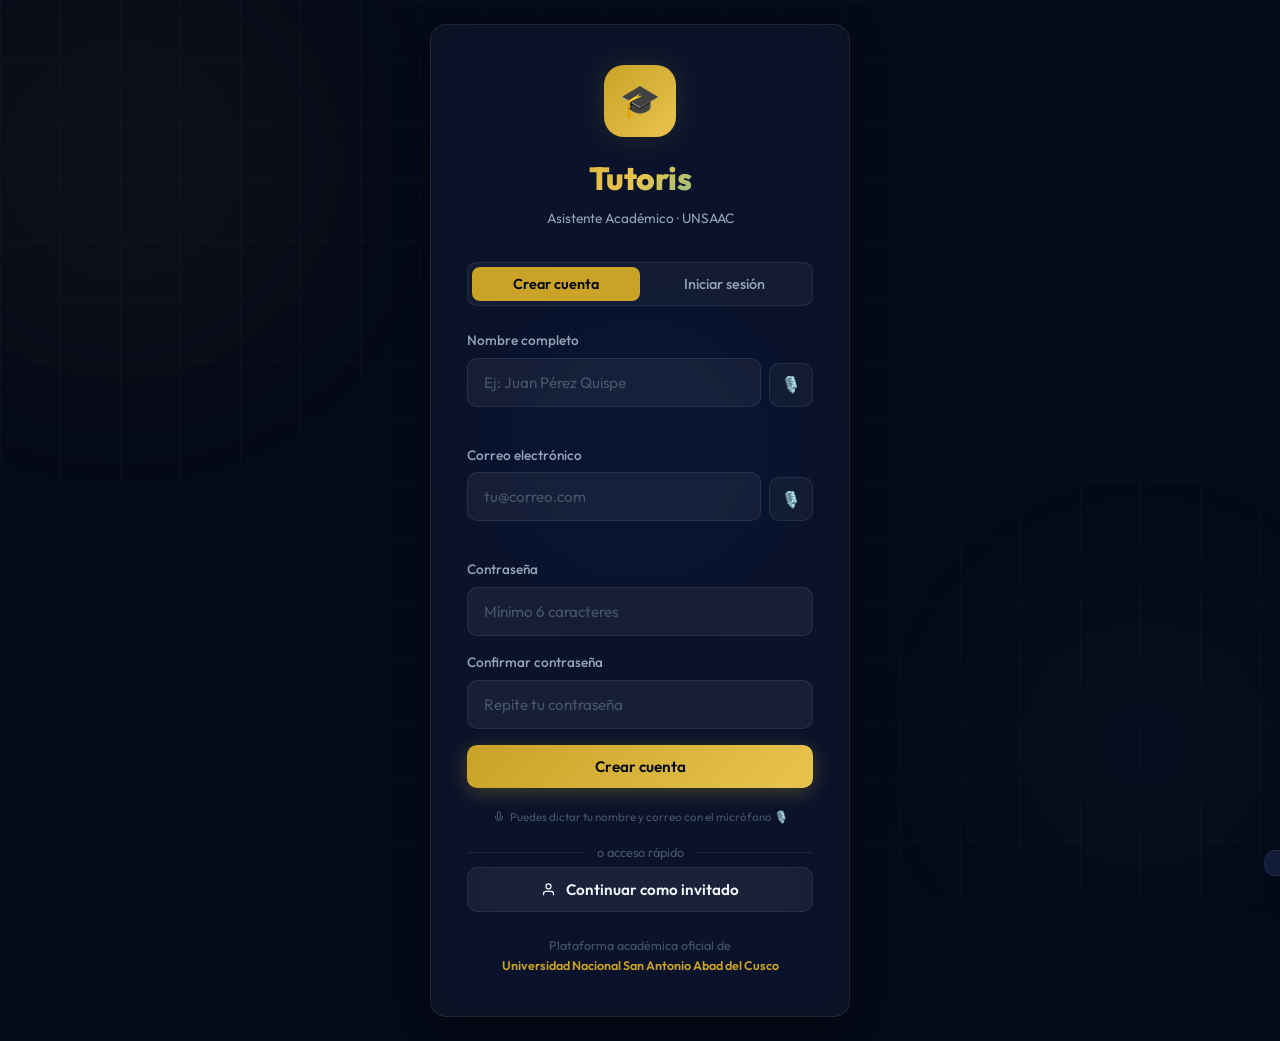
<file: index.html>
<!DOCTYPE html>
<html lang="es">
<head>
  <meta charset="UTF-8">
  <meta name="viewport" content="width=device-width, initial-scale=1.0, viewport-fit=cover">
  <title>Tutoris | Asistente Académico UNSAAC</title>
  <meta name="description" content="Tutoris — Asistente académico virtual de la UNSAAC para estudiantes de Ingeniería Informática y de Sistemas.">
  <link rel="stylesheet" href="styles.css">
  <link rel="icon" href="data:image/svg+xml,<svg xmlns='http://www.w3.org/2000/svg' viewBox='0 0 100 100'><text y='.9em' font-size='90'>🎓</text></svg>">
  <style>
    /* ── Inputs con micrófono ──────────────────────────────────── */
    .input-mic-row {
      display: flex;
      gap: 8px;
      align-items: stretch;
    }
    .input-mic-row .input-field { flex: 1; }

    .mic-btn-inline {
      width: 44px;
      height: 44px;
      flex-shrink: 0;
      border-radius: var(--radius-sm);
      border: 1px solid var(--border);
      background: rgba(255,255,255,0.04);
      color: var(--text-secondary);
      cursor: pointer;
      display: flex;
      align-items: center;
      justify-content: center;
      transition: var(--transition);
      font-size: 1rem;
      align-self: flex-end;
    }
    .mic-btn-inline:hover {
      border-color: var(--gold);
      color: var(--gold);
      background: var(--gold-dim);
    }
    .mic-btn-inline.listening {
      border-color: var(--gold);
      background: var(--gold-dim);
      animation: pulse-mic 1.2s ease-in-out infinite;
    }

    /* ── Badge de modo ─────────────────────────────────────────── */
    .voice-hint {
      font-size: 0.72rem;
      color: var(--text-muted);
      display: flex;
      align-items: center;
      gap: 5px;
      margin-top: 2px;
    }
    .voice-transcript {
      font-size: 0.78rem;
      color: var(--cyan);
      min-height: 18px;
      margin-top: 4px;
      transition: var(--transition);
    }
  </style>
</head>
<body>

<!-- Fondo animado -->
<div class="bg-canvas">
  <div class="bg-grid"></div>
  <div class="bg-orb bg-orb-1"></div>
  <div class="bg-orb bg-orb-2"></div>
  <div class="bg-orb bg-orb-3"></div>
</div>

<!-- Página principal de login -->
<main class="login-page" id="loginPage">
  <div class="login-container">
    <div class="glass-card login-card">

      <!-- Logo y título -->
      <div class="login-header">
        <div class="login-logo">🎓</div>
        <h1 class="login-title">Tutoris</h1>
        <p class="login-subtitle">Asistente Académico · UNSAAC</p>
      </div>

      <!-- Tabs: Crear cuenta (por defecto) | Iniciar sesión -->
      <div class="login-tabs" role="tablist">
        <button class="login-tab active" id="tabRegister"
          onclick="switchTab('register')" role="tab" aria-selected="true">
          Crear cuenta
        </button>
        <button class="login-tab" id="tabLogin"
          onclick="switchTab('login')" role="tab" aria-selected="false">
          Iniciar sesión
        </button>
      </div>

      <!-- ── PANEL: CREAR CUENTA ─── -->
      <div class="form-panel active" id="panelRegister">

        <!-- Nombre con voz -->
        <div class="input-group">
          <label class="input-label" for="regName">
            Nombre completo
          </label>
          <div class="input-mic-row">
            <input type="text" id="regName" class="input-field"
              placeholder="Ej: Juan Pérez Quispe"
              autocomplete="name">
            <button class="mic-btn-inline" id="micRegName"
              onclick="voiceFill('regName', 'micRegName', 'transRegName')"
              title="Dictar nombre con voz" aria-label="Dictar nombre">
              🎙️
            </button>
          </div>
          <div class="voice-transcript" id="transRegName"></div>
        </div>

        <!-- Correo con voz -->
        <div class="input-group">
          <label class="input-label" for="regEmail">
            Correo electrónico
          </label>
          <div class="input-mic-row">
            <input type="email" id="regEmail" class="input-field"
              placeholder="tu@correo.com"
              autocomplete="email">
            <button class="mic-btn-inline" id="micRegEmail"
              onclick="voiceFill('regEmail', 'micRegEmail', 'transRegEmail')"
              title="Dictar correo con voz" aria-label="Dictar correo">
              🎙️
            </button>
          </div>
          <div class="voice-transcript" id="transRegEmail"></div>
        </div>

        <!-- Contraseña -->
        <div class="input-group">
          <label class="input-label" for="regPassword">Contraseña</label>
          <input type="password" id="regPassword" class="input-field"
            placeholder="Mínimo 6 caracteres"
            autocomplete="new-password">
        </div>

        <!-- Confirmar contraseña -->
        <div class="input-group">
          <label class="input-label" for="regPasswordConfirm">Confirmar contraseña</label>
          <input type="password" id="regPasswordConfirm" class="input-field"
            placeholder="Repite tu contraseña"
            autocomplete="new-password">
        </div>

        <div class="error-msg" id="registerError" role="alert"></div>

        <button class="btn btn-gold btn-full" id="btnRegister" onclick="doRegister()">
          Crear cuenta
        </button>

        <p class="voice-hint" style="justify-content:center; margin-top:4px;">
          <svg width="12" height="12" viewBox="0 0 24 24" fill="none" stroke="currentColor" stroke-width="2">
            <path d="M12 1a3 3 0 0 0-3 3v8a3 3 0 0 0 6 0V4a3 3 0 0 0-3-3z"/>
            <path d="M19 10v2a7 7 0 0 1-14 0v-2"/>
          </svg>
          Puedes dictar tu nombre y correo con el micrófono 🎙️
        </p>
      </div>

      <!-- ── PANEL: INICIAR SESIÓN ─── -->
      <div class="form-panel" id="panelLogin">

        <!-- Correo con voz -->
        <div class="input-group">
          <label class="input-label" for="loginEmail">Correo electrónico</label>
          <div class="input-mic-row">
            <input type="email" id="loginEmail" class="input-field"
              placeholder="tu@correo.com"
              autocomplete="email">
            <button class="mic-btn-inline" id="micLoginEmail"
              onclick="voiceFill('loginEmail', 'micLoginEmail', 'transLoginEmail')"
              title="Dictar correo con voz" aria-label="Dictar correo">
              🎙️
            </button>
          </div>
          <div class="voice-transcript" id="transLoginEmail"></div>
        </div>

        <!-- Contraseña -->
        <div class="input-group">
          <label class="input-label" for="loginPassword">Contraseña</label>
          <input type="password" id="loginPassword" class="input-field"
            placeholder="Tu contraseña"
            autocomplete="current-password">
        </div>

        <div class="error-msg" id="loginError" role="alert"></div>

        <button class="btn btn-gold btn-full" id="btnLogin" onclick="doLogin()">
          Iniciar sesión
        </button>
      </div>

      <!-- Divider + Invitado -->
      <div class="divider" style="margin-top:16px;">
        <span class="divider-text">o acceso rápido</span>
      </div>

      <button class="btn btn-glass btn-full" id="btnGuest" onclick="doGuest()">
        <svg width="15" height="15" viewBox="0 0 24 24" fill="none" stroke="currentColor" stroke-width="2">
          <path d="M20 21v-2a4 4 0 0 0-4-4H8a4 4 0 0 0-4 4v2"/>
          <circle cx="12" cy="7" r="4"/>
        </svg>
        Continuar como invitado
      </button>

      <div class="unsaac-badge">
        Plataforma académica oficial de<br>
        <span>Universidad Nacional San Antonio Abad del Cusco</span>
      </div>

    </div>
  </div>
</main>

<!-- Toast -->
<div class="toast" id="toast" role="status" aria-live="polite"></div>

<script>
/* ============================================================
   TUTORIS — Autenticación local (sin Firebase)
   Los usuarios se guardan en localStorage del navegador.
   ============================================================ */

const ACCOUNTS_KEY = 'tutoris_accounts_v1';

// ── Leer / guardar cuentas ────────────────────────────────────
function getAccounts() {
  try { return JSON.parse(localStorage.getItem(ACCOUNTS_KEY) || '{}'); }
  catch(e) { return {}; }
}

// Hash simple (base64). Para un chatbot informativo es suficiente.
function hashPass(str) {
  return btoa(unescape(encodeURIComponent(str)));
}

// ── Registro ──────────────────────────────────────────────────
window.doRegister = function() {
  hideErrors();
  const name  = document.getElementById('regName').value.trim();
  const email = document.getElementById('regEmail').value.trim().toLowerCase();
  const pass  = document.getElementById('regPassword').value;
  const pass2 = document.getElementById('regPasswordConfirm').value;

  if (!name)  return showError('registerError', 'Ingresa tu nombre completo.');
  if (!email) return showError('registerError', 'Ingresa tu correo electrónico.');
  if (!isValidEmail(email)) return showError('registerError', 'El correo no es válido.');
  if (!pass)  return showError('registerError', 'Ingresa una contraseña.');
  if (pass.length < 6) return showError('registerError', 'La contraseña debe tener al menos 6 caracteres.');
  if (pass !== pass2) return showError('registerError', 'Las contraseñas no coinciden.');

  const accounts = getAccounts();
  if (accounts[email]) {
    return showError('registerError', 'Ya existe una cuenta con ese correo. Inicia sesión.');
  }

  // Guardar nueva cuenta
  accounts[email] = { name, hash: hashPass(pass), createdAt: Date.now() };
  localStorage.setItem(ACCOUNTS_KEY, JSON.stringify(accounts));

  // Iniciar sesión directamente
  startSession({ name, email, isGuest: false });
  showToast('¡Cuenta creada exitosamente! 🎉', 'success');
};

// ── Login ─────────────────────────────────────────────────────
window.doLogin = function() {
  hideErrors();
  const email = document.getElementById('loginEmail').value.trim().toLowerCase();
  const pass  = document.getElementById('loginPassword').value;

  if (!email) return showError('loginError', 'Ingresa tu correo electrónico.');
  if (!pass)  return showError('loginError', 'Ingresa tu contraseña.');

  const accounts = getAccounts();
  const account  = accounts[email];

  if (!account) {
    return showError('loginError', 'No existe una cuenta con ese correo. ¿Quieres crear una?');
  }
  if (account.hash !== hashPass(pass)) {
    return showError('loginError', 'Contraseña incorrecta. Inténtalo de nuevo.');
  }

  startSession({ name: account.name, email, isGuest: false });
};

// ── Invitado ──────────────────────────────────────────────────
window.doGuest = function() {
  startSession({ name: 'Invitado', email: '', isGuest: true });
};

// ── Iniciar sesión y redirigir ────────────────────────────────
function startSession(user) {
  sessionStorage.setItem('tutoris_user', JSON.stringify({
    uid:     user.email || 'guest-' + Date.now(),
    name:    user.name,
    email:   user.email,
    photo:   '',
    isGuest: user.isGuest
  }));
  setTimeout(() => { window.location.href = 'chat.html'; }, 200);
}

// ── Tabs ──────────────────────────────────────────────────────
window.switchTab = function(tab) {
  hideErrors();
  clearTranscripts();
  const isReg = tab === 'register';
  document.getElementById('tabRegister').classList.toggle('active', isReg);
  document.getElementById('tabLogin').classList.toggle('active', !isReg);
  document.getElementById('panelRegister').classList.toggle('active', isReg);
  document.getElementById('panelLogin').classList.toggle('active', !isReg);
  document.getElementById('tabRegister').setAttribute('aria-selected', isReg);
  document.getElementById('tabLogin').setAttribute('aria-selected', !isReg);
};

// ── Voz en campos de texto ────────────────────────────────────
let activeRecognition = null;

window.voiceFill = function(fieldId, btnId, transcriptId) {
  const SR = window.SpeechRecognition || window.webkitSpeechRecognition;
  if (!SR) {
    showToast('⚠️ Usa Chrome o Edge para reconocimiento de voz.', 'error');
    return;
  }

  // Si ya está escuchando en ese campo, detener
  if (activeRecognition) {
    activeRecognition.stop();
    activeRecognition = null;
    return;
  }

  const btn = document.getElementById(btnId);
  const transcriptEl = document.getElementById(transcriptId);
  const field = document.getElementById(fieldId);

  const rec = new SR();
  rec.lang = 'es-PE';
  rec.continuous = false;
  rec.interimResults = true;
  rec.maxAlternatives = 1;
  activeRecognition = rec;

  btn.classList.add('listening');
  btn.textContent = '⏹';
  transcriptEl.textContent = '🎙️ Escuchando...';

  rec.onresult = (e) => {
    const transcript = e.results[0][0].transcript;
    const isFinal = e.results[0].isFinal;

    // Para email: limpiar espacios y reemplazar "arroba" → @, "punto" → .
    let value = transcript.trim();
    if (fieldId.toLowerCase().includes('email')) {
      value = value
        .replace(/\s+arroba\s+/gi, '@')
        .replace(/\s+at\s+/gi, '@')
        .replace(/\s+punto\s+/gi, '.')
        .replace(/\s/g, '');
    }

    field.value = value;
    transcriptEl.textContent = isFinal ? `✓ "${value}"` : `🎙️ ${value}`;
  };

  rec.onerror = (e) => {
    btn.classList.remove('listening');
    btn.textContent = '🎙️';
    transcriptEl.textContent = '';
    activeRecognition = null;
    if (e.error === 'not-allowed') {
      showToast('🎙️ Permiso de micrófono denegado. Actívalo en el navegador.', 'error');
    }
  };

  rec.onend = () => {
    btn.classList.remove('listening');
    btn.textContent = '🎙️';
    activeRecognition = null;
    if (field.value) {
      setTimeout(() => { transcriptEl.textContent = ''; }, 3000);
    }
  };

  rec.start();
};

// ── Helpers ───────────────────────────────────────────────────
function isValidEmail(email) {
  return /^[^\s@]+@[^\s@]+\.[^\s@]+$/.test(email);
}

function showError(id, msg) {
  const el = document.getElementById(id);
  if (el) { el.textContent = msg; el.classList.add('visible'); }
}

function hideErrors() {
  document.querySelectorAll('.error-msg').forEach(el => {
    el.classList.remove('visible'); el.textContent = '';
  });
}

function clearTranscripts() {
  document.querySelectorAll('.voice-transcript').forEach(el => el.textContent = '');
}

window.showToast = function(msg, type = 'info') {
  const t = document.getElementById('toast');
  t.textContent = msg; t.className = `toast visible ${type}`;
  setTimeout(() => t.classList.remove('visible'), 4000);
};

// ── Enter shortcuts ───────────────────────────────────────────
document.addEventListener('DOMContentLoaded', () => {
  document.getElementById('regPasswordConfirm').addEventListener('keydown', e => {
    if (e.key === 'Enter') doRegister();
  });
  document.getElementById('loginPassword').addEventListener('keydown', e => {
    if (e.key === 'Enter') doLogin();
  });
  document.getElementById('loginEmail').addEventListener('keydown', e => {
    if (e.key === 'Enter') document.getElementById('loginPassword').focus();
  });

  // Si ya hay sesión activa, redirigir
  if (sessionStorage.getItem('tutoris_user')) {
    window.location.href = 'chat.html';
  }
});
</script>

</body>
</html>
</file>
<file: styles.css>
/* ============================================================
   TUTORIS - UNSAAC | CSS Principal - Dark Glassmorphism Premium
   ============================================================ */

@import url('https://fonts.googleapis.com/css2?family=Outfit:wght@300;400;500;600;700;800&family=Inter:wght@300;400;500;600&display=swap');

/* ── VARIABLES ─────────────────────────────────────────────── */
:root {
  --bg-primary: #050a18;
  --bg-secondary: #080e22;
  --bg-card: rgba(255, 255, 255, 0.04);
  --bg-card-hover: rgba(255, 255, 255, 0.07);
  --border: rgba(255, 255, 255, 0.08);
  --border-active: rgba(201, 162, 39, 0.4);

  --gold: #c9a227;
  --gold-light: #e8c44f;
  --gold-dim: rgba(201, 162, 39, 0.15);
  --cyan: #06b6d4;
  --cyan-dim: rgba(6, 182, 212, 0.12);
  --blue: #3b82f6;
  --blue-dim: rgba(59, 130, 246, 0.12);
  --red: #ef4444;
  --green: #22c55e;

  --text-primary: #f1f5f9;
  --text-secondary: #94a3b8;
  --text-muted: #475569;

  --radius: 16px;
  --radius-sm: 10px;
  --radius-xl: 24px;
  --shadow: 0 8px 32px rgba(0, 0, 0, 0.4);
  --shadow-gold: 0 0 30px rgba(201, 162, 39, 0.15);

  --transition: all 0.25s cubic-bezier(0.4, 0, 0.2, 1);
  --glass: blur(20px) saturate(180%);
}

/* ── RESET Y BASE ───────────────────────────────────────────── */
*, *::before, *::after { box-sizing: border-box; margin: 0; padding: 0; }

html { scroll-behavior: smooth; }

body {
  font-family: 'Outfit', 'Inter', sans-serif;
  background-color: var(--bg-primary);
  color: var(--text-primary);
  min-height: 100vh;
  overflow-x: hidden;
  line-height: 1.6;
}

/* ── FONDO ANIMADO ──────────────────────────────────────────── */
.bg-canvas {
  position: fixed;
  inset: 0;
  z-index: 0;
  pointer-events: none;
  overflow: hidden;
}

.bg-orb {
  position: absolute;
  border-radius: 50%;
  filter: blur(80px);
  animation: float-orb 12s ease-in-out infinite;
  opacity: 0.35;
}

.bg-orb-1 {
  width: 500px; height: 500px;
  background: radial-gradient(circle, #c9a22730, transparent);
  top: -10%; left: -10%;
  animation-delay: 0s;
}

.bg-orb-2 {
  width: 400px; height: 400px;
  background: radial-gradient(circle, #06b6d425, transparent);
  bottom: -5%; right: -5%;
  animation-delay: -4s;
}

.bg-orb-3 {
  width: 300px; height: 300px;
  background: radial-gradient(circle, #3b82f620, transparent);
  top: 50%; left: 50%;
  transform: translate(-50%, -50%);
  animation-delay: -8s;
}

.bg-grid {
  position: absolute;
  inset: 0;
  background-image:
    linear-gradient(rgba(255,255,255,0.02) 1px, transparent 1px),
    linear-gradient(90deg, rgba(255,255,255,0.02) 1px, transparent 1px);
  background-size: 60px 60px;
}

@keyframes float-orb {
  0%, 100% { transform: translate(0, 0) scale(1); }
  33% { transform: translate(30px, -20px) scale(1.05); }
  66% { transform: translate(-20px, 30px) scale(0.95); }
}

/* ── SCROLLBAR ──────────────────────────────────────────────── */
::-webkit-scrollbar { width: 4px; height: 4px; }
::-webkit-scrollbar-track { background: transparent; }
::-webkit-scrollbar-thumb { background: var(--border); border-radius: 99px; }
::-webkit-scrollbar-thumb:hover { background: rgba(201, 162, 39, 0.3); }

/* ── GLASSMORPHISM CARD ─────────────────────────────────────── */
.glass-card {
  background: var(--bg-card);
  backdrop-filter: var(--glass);
  -webkit-backdrop-filter: var(--glass);
  border: 1px solid var(--border);
  border-radius: var(--radius);
  box-shadow: var(--shadow);
}

/* ── BOTONES ─────────────────────────────────────────────────── */
.btn {
  display: inline-flex;
  align-items: center;
  justify-content: center;
  gap: 10px;
  padding: 12px 24px;
  border-radius: var(--radius-sm);
  font-family: inherit;
  font-size: 0.95rem;
  font-weight: 600;
  cursor: pointer;
  border: none;
  transition: var(--transition);
  text-decoration: none;
  white-space: nowrap;
}

.btn:active { transform: scale(0.97); }

.btn-gold {
  background: linear-gradient(135deg, var(--gold), var(--gold-light));
  color: #050a18;
  box-shadow: 0 4px 20px rgba(201, 162, 39, 0.3);
}
.btn-gold:hover {
  box-shadow: 0 6px 30px rgba(201, 162, 39, 0.5);
  transform: translateY(-1px);
}

.btn-glass {
  background: var(--bg-card);
  border: 1px solid var(--border);
  color: var(--text-primary);
  backdrop-filter: var(--glass);
}
.btn-glass:hover {
  background: var(--bg-card-hover);
  border-color: rgba(201, 162, 39, 0.3);
}

.btn-google {
  background: #fff;
  color: #1a1a1a;
  border: 1px solid #e5e7eb;
  font-weight: 500;
  font-size: 0.95rem;
}
.btn-google:hover {
  background: #f8f8f8;
  box-shadow: 0 4px 20px rgba(0,0,0,0.2);
  transform: translateY(-1px);
}

.btn-icon {
  width: 42px;
  height: 42px;
  padding: 0;
  border-radius: 50%;
  background: var(--bg-card);
  border: 1px solid var(--border);
  color: var(--text-secondary);
}
.btn-icon:hover {
  background: var(--bg-card-hover);
  color: var(--gold);
  border-color: var(--border-active);
}

.btn-icon.active {
  background: var(--gold-dim);
  border-color: var(--gold);
  color: var(--gold);
  animation: pulse-mic 1.5s ease-in-out infinite;
}

@keyframes pulse-mic {
  0%, 100% { box-shadow: 0 0 0 0 rgba(201,162,39,0.3); }
  50% { box-shadow: 0 0 0 8px rgba(201,162,39,0); }
}

.btn-full { width: 100%; }

/* ── INPUTS ──────────────────────────────────────────────────── */
.input-group {
  position: relative;
  width: 100%;
}

.input-field {
  width: 100%;
  padding: 14px 16px;
  background: rgba(255,255,255,0.05);
  border: 1px solid var(--border);
  border-radius: var(--radius-sm);
  color: var(--text-primary);
  font-family: inherit;
  font-size: 0.95rem;
  transition: var(--transition);
  outline: none;
}

.input-field:focus {
  border-color: var(--gold);
  background: rgba(255,255,255,0.07);
  box-shadow: 0 0 0 3px rgba(201, 162, 39, 0.1);
}

.input-field::placeholder { color: var(--text-muted); }

.input-label {
  display: block;
  font-size: 0.85rem;
  font-weight: 500;
  color: var(--text-secondary);
  margin-bottom: 6px;
}

/* ── PÁGINA DE LOGIN ─────────────────────────────────────────── */
.login-page {
  position: relative;
  z-index: 1;
  min-height: 100vh;
  display: flex;
  align-items: center;
  justify-content: center;
  padding: 24px;
}

.login-container {
  width: 100%;
  max-width: 420px;
  animation: slide-up 0.6s cubic-bezier(0.4, 0, 0.2, 1);
}

@keyframes slide-up {
  from { opacity: 0; transform: translateY(30px); }
  to { opacity: 1; transform: translateY(0); }
}

.login-card {
  padding: 40px 36px;
}

.login-header {
  text-align: center;
  margin-bottom: 32px;
}

.login-logo {
  width: 72px;
  height: 72px;
  margin: 0 auto 16px;
  background: linear-gradient(135deg, var(--gold), var(--gold-light));
  border-radius: 20px;
  display: flex;
  align-items: center;
  justify-content: center;
  font-size: 2rem;
  box-shadow: var(--shadow-gold);
}

.login-title {
  font-size: 2rem;
  font-weight: 800;
  background: linear-gradient(135deg, var(--gold), var(--gold-light), var(--cyan));
  -webkit-background-clip: text;
  -webkit-text-fill-color: transparent;
  background-clip: text;
  letter-spacing: -0.5px;
}

.login-subtitle {
  font-size: 0.85rem;
  color: var(--text-secondary);
  margin-top: 4px;
}

.login-tabs {
  display: flex;
  background: rgba(255,255,255,0.04);
  border-radius: var(--radius-sm);
  padding: 4px;
  margin-bottom: 24px;
  border: 1px solid var(--border);
}

.login-tab {
  flex: 1;
  padding: 8px 16px;
  border: none;
  background: transparent;
  color: var(--text-secondary);
  font-family: inherit;
  font-size: 0.9rem;
  font-weight: 500;
  border-radius: 8px;
  cursor: pointer;
  transition: var(--transition);
}

.login-tab.active {
  background: var(--gold);
  color: #050a18;
  font-weight: 600;
}

.login-form { display: flex; flex-direction: column; gap: 16px; }

.form-panel { display: none; }
.form-panel.active { display: flex; flex-direction: column; gap: 16px; }

.divider {
  display: flex;
  align-items: center;
  gap: 12px;
  margin: 4px 0;
}
.divider::before, .divider::after {
  content: '';
  flex: 1;
  height: 1px;
  background: var(--border);
}
.divider-text {
  font-size: 0.8rem;
  color: var(--text-muted);
  white-space: nowrap;
}

.error-msg {
  background: rgba(239, 68, 68, 0.1);
  border: 1px solid rgba(239, 68, 68, 0.3);
  color: #fca5a5;
  padding: 10px 14px;
  border-radius: var(--radius-sm);
  font-size: 0.85rem;
  display: none;
}

.error-msg.visible { display: block; }

.unsaac-badge {
  text-align: center;
  margin-top: 24px;
  font-size: 0.78rem;
  color: var(--text-muted);
}

.unsaac-badge span {
  color: var(--gold);
  font-weight: 600;
}

/* ── CHAT PAGE ───────────────────────────────────────────────── */
.chat-page {
  position: relative;
  z-index: 1;
  height: 100vh;
  display: flex;
  flex-direction: column;
}

/* Header */
.chat-header {
  display: flex;
  align-items: center;
  gap: 16px;
  padding: 12px 20px;
  background: rgba(5, 10, 24, 0.8);
  backdrop-filter: var(--glass);
  -webkit-backdrop-filter: var(--glass);
  border-bottom: 1px solid var(--border);
  z-index: 10;
  flex-shrink: 0;
}

.header-brand {
  display: flex;
  align-items: center;
  gap: 10px;
  flex: 1;
}

.header-logo {
  width: 38px;
  height: 38px;
  background: linear-gradient(135deg, var(--gold), var(--gold-light));
  border-radius: 10px;
  display: flex;
  align-items: center;
  justify-content: center;
  font-size: 1.1rem;
  flex-shrink: 0;
}

.header-title {
  font-size: 1.2rem;
  font-weight: 700;
  background: linear-gradient(90deg, var(--gold), var(--gold-light));
  -webkit-background-clip: text;
  -webkit-text-fill-color: transparent;
  background-clip: text;
}

.header-subtitle {
  font-size: 0.7rem;
  color: var(--text-muted);
  line-height: 1;
  display: block;
}

.header-status {
  display: flex;
  align-items: center;
  gap: 6px;
  font-size: 0.75rem;
  color: var(--text-secondary);
}

.status-dot {
  width: 8px;
  height: 8px;
  border-radius: 50%;
  background: var(--green);
  animation: blink 2s ease-in-out infinite;
}

.status-dot.loading { background: var(--gold); }
.status-dot.error { background: var(--red); animation: none; }

@keyframes blink {
  0%, 100% { opacity: 1; }
  50% { opacity: 0.4; }
}

.header-actions {
  display: flex;
  align-items: center;
  gap: 8px;
}

/* Chat area */
.chat-main {
  flex: 1;
  overflow: hidden;
  display: flex;
  flex-direction: column;
  position: relative;
}

.chat-messages {
  flex: 1;
  overflow-y: auto;
  padding: 20px 16px;
  display: flex;
  flex-direction: column;
  gap: 16px;
  scroll-behavior: smooth;
}

/* Loading overlay NLP */
.nlp-loading {
  position: absolute;
  inset: 0;
  background: rgba(5, 10, 24, 0.92);
  backdrop-filter: blur(10px);
  display: flex;
  flex-direction: column;
  align-items: center;
  justify-content: center;
  gap: 16px;
  z-index: 5;
  transition: opacity 0.5s ease;
}

.nlp-loading.hidden {
  opacity: 0;
  pointer-events: none;
}

.loading-spinner {
  width: 48px;
  height: 48px;
  border: 3px solid var(--border);
  border-top-color: var(--gold);
  border-radius: 50%;
  animation: spin 0.8s linear infinite;
}

@keyframes spin { to { transform: rotate(360deg); } }

.loading-text {
  font-size: 0.9rem;
  color: var(--text-secondary);
  text-align: center;
}

.loading-progress {
  width: 200px;
  height: 3px;
  background: var(--border);
  border-radius: 99px;
  overflow: hidden;
}

.loading-bar {
  height: 100%;
  background: linear-gradient(90deg, var(--gold), var(--cyan));
  border-radius: 99px;
  animation: loading-anim 2s ease-in-out infinite;
}

@keyframes loading-anim {
  0% { width: 0%; margin-left: 0; }
  50% { width: 60%; margin-left: 20%; }
  100% { width: 0%; margin-left: 100%; }
}

/* Mensajes */
.msg-wrapper {
  display: flex;
  align-items: flex-end;
  gap: 10px;
  animation: msg-appear 0.35s cubic-bezier(0.4, 0, 0.2, 1);
}

@keyframes msg-appear {
  from { opacity: 0; transform: translateY(12px); }
  to { opacity: 1; transform: translateY(0); }
}

.msg-wrapper.user {
  flex-direction: row-reverse;
}

.msg-avatar {
  width: 32px;
  height: 32px;
  border-radius: 50%;
  display: flex;
  align-items: center;
  justify-content: center;
  font-size: 0.9rem;
  flex-shrink: 0;
  font-weight: 600;
}

.msg-avatar.bot {
  background: linear-gradient(135deg, var(--gold), var(--gold-light));
  color: #050a18;
}

.msg-avatar.user-av {
  background: linear-gradient(135deg, var(--blue), var(--cyan));
  color: white;
  font-size: 0.8rem;
}

.msg-bubble {
  max-width: min(75%, 580px);
  padding: 12px 16px;
  border-radius: 18px;
  font-size: 0.93rem;
  line-height: 1.6;
  position: relative;
}

.msg-bubble.bot {
  background: var(--bg-card);
  backdrop-filter: var(--glass);
  border: 1px solid var(--border);
  border-bottom-left-radius: 4px;
  color: var(--text-primary);
}

.msg-bubble.user {
  background: linear-gradient(135deg, var(--gold), var(--gold-light));
  color: #050a18;
  border-bottom-right-radius: 4px;
  font-weight: 500;
}

.msg-time {
  font-size: 0.7rem;
  color: var(--text-muted);
  margin-top: 4px;
  text-align: right;
}

.msg-wrapper.user .msg-time {
  text-align: left;
}

/* Indicador de escritura */
.typing-indicator {
  display: none;
  align-items: flex-end;
  gap: 10px;
}

.typing-indicator.visible {
  display: flex;
  animation: msg-appear 0.3s ease;
}

.typing-dots {
  display: flex;
  gap: 4px;
  padding: 14px 16px;
  background: var(--bg-card);
  border: 1px solid var(--border);
  border-radius: 18px;
  border-bottom-left-radius: 4px;
}

.typing-dot {
  width: 6px;
  height: 6px;
  border-radius: 50%;
  background: var(--text-muted);
  animation: bounce-dot 1.2s ease-in-out infinite;
}

.typing-dot:nth-child(2) { animation-delay: 0.15s; }
.typing-dot:nth-child(3) { animation-delay: 0.3s; }

@keyframes bounce-dot {
  0%, 100% { transform: translateY(0); background: var(--text-muted); }
  50% { transform: translateY(-6px); background: var(--gold); }
}

/* Input area */
.chat-input-area {
  padding: 12px 16px;
  background: rgba(5, 10, 24, 0.8);
  backdrop-filter: var(--glass);
  -webkit-backdrop-filter: var(--glass);
  border-top: 1px solid var(--border);
  flex-shrink: 0;
}

.chat-input-row {
  display: flex;
  align-items: flex-end;
  gap: 8px;
  max-width: 900px;
  margin: 0 auto;
}

.chat-input-wrapper {
  flex: 1;
  position: relative;
  background: rgba(255,255,255,0.05);
  border: 1px solid var(--border);
  border-radius: 24px;
  display: flex;
  align-items: flex-end;
  padding: 4px 8px 4px 16px;
  transition: var(--transition);
}

.chat-input-wrapper:focus-within {
  border-color: var(--gold);
  box-shadow: 0 0 0 3px rgba(201, 162, 39, 0.1);
}

.chat-input-field {
  flex: 1;
  background: transparent;
  border: none;
  outline: none;
  resize: none;
  font-family: inherit;
  font-size: 0.95rem;
  color: var(--text-primary);
  padding: 8px 0;
  max-height: 120px;
  line-height: 1.5;
}

.chat-input-field::placeholder { color: var(--text-muted); }

.chat-send-btn {
  width: 38px;
  height: 38px;
  border-radius: 50%;
  border: none;
  background: linear-gradient(135deg, var(--gold), var(--gold-light));
  color: #050a18;
  cursor: pointer;
  display: flex;
  align-items: center;
  justify-content: center;
  transition: var(--transition);
  flex-shrink: 0;
}

.chat-send-btn:hover {
  transform: scale(1.08);
  box-shadow: 0 4px 15px rgba(201,162,39,0.4);
}

.chat-send-btn:disabled {
  background: var(--border);
  color: var(--text-muted);
  cursor: not-allowed;
  transform: none;
  box-shadow: none;
}

/* Input hint */
.input-hint {
  text-align: center;
  font-size: 0.72rem;
  color: var(--text-muted);
  margin-top: 8px;
}

/* Sugerencias rápidas */
.quick-suggestions {
  display: flex;
  gap: 8px;
  flex-wrap: wrap;
  max-width: 900px;
  margin: 0 auto 10px;
}

.suggestion-chip {
  padding: 6px 14px;
  background: var(--gold-dim);
  border: 1px solid rgba(201,162,39,0.2);
  border-radius: 99px;
  font-size: 0.8rem;
  color: var(--gold-light);
  cursor: pointer;
  transition: var(--transition);
  white-space: nowrap;
}

.suggestion-chip:hover {
  background: rgba(201,162,39,0.25);
  border-color: var(--gold);
}

/* ── MODAL DE TUTOR ──────────────────────────────────────────── */
.modal-overlay {
  position: fixed;
  inset: 0;
  background: rgba(0, 0, 0, 0.7);
  backdrop-filter: blur(8px);
  z-index: 100;
  display: flex;
  align-items: center;
  justify-content: center;
  padding: 20px;
  opacity: 0;
  pointer-events: none;
  transition: opacity 0.3s ease;
}

.modal-overlay.visible {
  opacity: 1;
  pointer-events: all;
}

.modal-card {
  width: 100%;
  max-width: 440px;
  padding: 32px;
  animation: modal-appear 0.35s cubic-bezier(0.4, 0, 0.2, 1);
}

@keyframes modal-appear {
  from { opacity: 0; transform: scale(0.9) translateY(20px); }
  to { opacity: 1; transform: scale(1) translateY(0); }
}

.modal-close {
  position: absolute;
  top: 16px;
  right: 16px;
  width: 32px;
  height: 32px;
  border-radius: 50%;
  border: 1px solid var(--border);
  background: transparent;
  color: var(--text-secondary);
  cursor: pointer;
  display: flex;
  align-items: center;
  justify-content: center;
  transition: var(--transition);
}

.modal-close:hover { background: var(--bg-card-hover); color: var(--text-primary); }

.modal-card { position: relative; }

.tutor-header {
  display: flex;
  align-items: center;
  gap: 16px;
  margin-bottom: 24px;
}

.tutor-avatar {
  width: 70px;
  height: 70px;
  border-radius: 50%;
  background: linear-gradient(135deg, var(--gold), var(--gold-light));
  display: flex;
  align-items: center;
  justify-content: center;
  font-size: 1.8rem;
  flex-shrink: 0;
  box-shadow: 0 0 0 3px var(--gold-dim), var(--shadow-gold);
}

.tutor-name {
  font-size: 1.05rem;
  font-weight: 700;
  color: var(--text-primary);
}

.tutor-title {
  font-size: 0.8rem;
  color: var(--gold);
  font-weight: 500;
  margin: 2px 0;
}

.tutor-dept {
  font-size: 0.78rem;
  color: var(--text-muted);
}

.tutor-badge {
  display: inline-flex;
  align-items: center;
  gap: 6px;
  padding: 4px 10px;
  background: rgba(34, 197, 94, 0.1);
  border: 1px solid rgba(34, 197, 94, 0.25);
  border-radius: 99px;
  font-size: 0.75rem;
  color: #86efac;
  margin-bottom: 20px;
}

.tutor-info-grid {
  display: flex;
  flex-direction: column;
  gap: 12px;
  margin-bottom: 24px;
}

.tutor-info-item {
  display: flex;
  align-items: flex-start;
  gap: 12px;
  padding: 12px 14px;
  background: rgba(255,255,255,0.03);
  border: 1px solid var(--border);
  border-radius: var(--radius-sm);
}

.tutor-info-icon {
  font-size: 1.1rem;
  flex-shrink: 0;
  margin-top: 1px;
}

.tutor-info-label {
  font-size: 0.72rem;
  color: var(--text-muted);
  text-transform: uppercase;
  letter-spacing: 0.5px;
  font-weight: 600;
}

.tutor-info-value {
  font-size: 0.88rem;
  color: var(--text-primary);
  font-weight: 500;
  margin-top: 2px;
}

.tutor-functions {
  margin-bottom: 24px;
}

.tutor-functions-title {
  font-size: 0.8rem;
  color: var(--text-muted);
  text-transform: uppercase;
  letter-spacing: 0.5px;
  font-weight: 600;
  margin-bottom: 10px;
}

.tutor-function-item {
  display: flex;
  align-items: flex-start;
  gap: 8px;
  font-size: 0.83rem;
  color: var(--text-secondary);
  margin-bottom: 8px;
  line-height: 1.4;
}

.tutor-function-item::before {
  content: '✓';
  color: var(--gold);
  font-weight: 700;
  flex-shrink: 0;
  margin-top: 1px;
}

/* ── TOAST ────────────────────────────────────────────────────── */
.toast {
  position: fixed;
  bottom: 24px;
  right: 24px;
  padding: 12px 20px;
  background: rgba(20, 30, 60, 0.95);
  border: 1px solid var(--border);
  border-radius: var(--radius-sm);
  font-size: 0.88rem;
  color: var(--text-primary);
  z-index: 200;
  backdrop-filter: var(--glass);
  box-shadow: var(--shadow);
  display: flex;
  align-items: center;
  gap: 10px;
  transform: translateX(120%);
  transition: transform 0.35s cubic-bezier(0.4, 0, 0.2, 1);
  max-width: 320px;
}

.toast.visible { transform: translateX(0); }
.toast.success { border-color: rgba(34, 197, 94, 0.3); }
.toast.error { border-color: rgba(239, 68, 68, 0.3); }
.toast.info { border-color: rgba(6, 182, 212, 0.3); }

/* ── AVATAR DEL USUARIO (HEADER) ────────────────────────────── */
.user-info-btn {
  display: flex;
  align-items: center;
  gap: 8px;
  padding: 6px 10px;
  background: var(--bg-card);
  border: 1px solid var(--border);
  border-radius: 99px;
  cursor: pointer;
  transition: var(--transition);
  text-decoration: none;
  font-size: 0;
}

.user-info-btn:hover { background: var(--bg-card-hover); border-color: rgba(201,162,39,0.2); }

.user-avatar-sm {
  width: 28px;
  height: 28px;
  border-radius: 50%;
  background: linear-gradient(135deg, var(--blue), var(--cyan));
  display: flex;
  align-items: center;
  justify-content: center;
  font-size: 0.75rem;
  color: white;
  font-weight: 700;
  flex-shrink: 0;
  overflow: hidden;
}

.user-avatar-sm img { width: 100%; height: 100%; object-fit: cover; }
.user-name-sm { font-size: 0.82rem; color: var(--text-secondary); font-weight: 500; }

/* ── SETUP OVERLAY (Firebase no configurado) ──────────────────── */
.setup-overlay {
  position: fixed;
  inset: 0;
  background: rgba(0,0,0,0.85);
  backdrop-filter: blur(12px);
  z-index: 300;
  display: flex;
  align-items: center;
  justify-content: center;
  padding: 20px;
}
.setup-card {
  width: 100%;
  max-width: 400px;
  padding: 36px 28px;
  text-align: center;
  animation: slide-up 0.4s cubic-bezier(0.4,0,0.2,1);
}

/* ── MODAL BIENVENIDA TUTORA ─────────────────────────────────── */
.welcome-modal-card {
  width: 100%;
  max-width: 460px;
  padding: 36px 32px;
  animation: modal-appear 0.4s cubic-bezier(0.4,0,0.2,1);
}

.welcome-top {
  text-align: center;
  margin-bottom: 20px;
}

.welcome-icon {
  font-size: 3rem;
  margin-bottom: 12px;
  display: block;
  animation: bounce-in 0.6s cubic-bezier(0.34,1.56,0.64,1);
}

@keyframes bounce-in {
  from { transform: scale(0.5); opacity: 0; }
  to   { transform: scale(1);   opacity: 1; }
}

.welcome-title {
  font-size: 1.5rem;
  font-weight: 800;
  background: linear-gradient(135deg, var(--gold), var(--gold-light), var(--cyan));
  -webkit-background-clip: text;
  -webkit-text-fill-color: transparent;
  background-clip: text;
  margin-bottom: 4px;
}

.welcome-subtitle {
  font-size: 0.95rem;
  color: var(--text-secondary);
}

.welcome-divider {
  height: 1px;
  background: var(--border);
  margin: 20px 0;
}

.welcome-intro {
  font-size: 0.9rem;
  color: var(--text-secondary);
  line-height: 1.6;
  margin-bottom: 20px;
  text-align: center;
}

.welcome-tutor-card {
  display: flex;
  align-items: center;
  gap: 14px;
  padding: 16px 18px;
  background: var(--gold-dim);
  border: 1px solid rgba(201,162,39,0.25);
  border-radius: var(--radius);
  margin-bottom: 16px;
}

.welcome-tutor-avatar {
  font-size: 2.2rem;
  flex-shrink: 0;
  width: 52px;
  height: 52px;
  background: linear-gradient(135deg, var(--gold), var(--gold-light));
  border-radius: 50%;
  display: flex;
  align-items: center;
  justify-content: center;
  box-shadow: 0 0 0 3px var(--gold-dim);
}

.welcome-tutor-name {
  font-size: 0.95rem;
  font-weight: 700;
  color: var(--text-primary);
  line-height: 1.3;
}

.welcome-tutor-role {
  font-size: 0.78rem;
  color: var(--gold);
  font-weight: 600;
  margin-top: 3px;
}

.welcome-tutor-dept {
  font-size: 0.73rem;
  color: var(--text-muted);
  margin-top: 2px;
}

.welcome-hint {
  display: flex;
  align-items: flex-start;
  gap: 8px;
  padding: 10px 14px;
  background: var(--cyan-dim);
  border: 1px solid rgba(6,182,212,0.2);
  border-radius: var(--radius-sm);
  font-size: 0.82rem;
  color: var(--text-secondary);
  line-height: 1.5;
}

.welcome-hint svg { flex-shrink: 0; margin-top: 2px; color: var(--cyan); }

/* ── MENÚ USUARIO ────────────────────────────────────────────── */
.user-menu-card {
  position: relative;
  width: 100%;
  max-width: 300px;
  padding: 28px 24px;
  animation: modal-appear 0.3s cubic-bezier(0.4,0,0.2,1);
}

.user-menu-header {
  display: flex;
  align-items: center;
  gap: 14px;
  margin-bottom: 20px;
  padding-bottom: 20px;
  border-bottom: 1px solid var(--border);
}

.user-menu-avatar {
  width: 50px;
  height: 50px;
  border-radius: 50%;
  background: linear-gradient(135deg, var(--blue), var(--cyan));
  display: flex;
  align-items: center;
  justify-content: center;
  font-size: 1.2rem;
  color: white;
  font-weight: 700;
  flex-shrink: 0;
}

.user-menu-name  { font-size: 1rem; font-weight: 700; color: var(--text-primary); }
.user-menu-email { font-size: 0.78rem; color: var(--text-muted); margin-top: 2px; word-break: break-all; }
.user-menu-badge { font-size: 0.72rem; color: var(--green); margin-top: 4px; }
.user-menu-btn   { justify-content: flex-start !important; gap: 12px !important; }

/* ── QUICK SUGGESTIONS — scroll horizontal en móvil ─────────── */
.quick-suggestions {
  display: flex;
  gap: 8px;
  flex-wrap: nowrap;
  overflow-x: auto;
  max-width: 900px;
  margin: 0 auto 10px;
  padding-bottom: 4px;
  scrollbar-width: none;
}
.quick-suggestions::-webkit-scrollbar { display: none; }
.suggestion-chip { flex-shrink: 0; }

/* ── RESPONSIVE — Móvil (≤ 640px) ───────────────────────────── */
@media (max-width: 640px) {
  /* Login */
  .login-card { padding: 24px 18px; }
  .login-title { font-size: 1.65rem; }
  .login-logo { width: 60px; height: 60px; font-size: 1.7rem; border-radius: 16px; }
  .login-tabs { margin-bottom: 18px; }

  /* Header del chat */
  .chat-header { padding: 10px 12px; gap: 8px; }
  .header-title { font-size: 1rem; }
  .header-subtitle { display: none; }
  .header-status { display: none; }
  .user-name-sm { display: none; }
  .header-logo { width: 32px; height: 32px; font-size: 0.95rem; border-radius: 8px; }

  /* Mensajes */
  .chat-messages { padding: 10px 8px; gap: 12px; }
  .msg-bubble { max-width: 90%; font-size: 0.9rem; padding: 10px 13px; }
  .msg-avatar { width: 28px; height: 28px; font-size: 0.8rem; }
  .msg-time { font-size: 0.65rem; }

  /* Input */
  .chat-input-area { padding: 8px 10px; padding-bottom: calc(8px + env(safe-area-inset-bottom)); }
  .input-hint { display: none; }
  .suggestion-chip { font-size: 0.75rem; padding: 5px 10px; }

  /* Modales — pantalla completa en móvil */
  .modal-overlay { align-items: flex-end; padding: 0; }
  .modal-card,
  .welcome-modal-card,
  .user-menu-card {
    border-radius: var(--radius) var(--radius) 0 0;
    max-width: 100%;
    padding: 24px 20px;
    padding-bottom: calc(24px + env(safe-area-inset-bottom));
    animation: slide-up-modal 0.35s cubic-bezier(0.4,0,0.2,1);
  }

  @keyframes slide-up-modal {
    from { transform: translateY(100%); opacity: 0.5; }
    to   { transform: translateY(0);    opacity: 1; }
  }

  .tutor-avatar { width: 56px; height: 56px; font-size: 1.5rem; }
  .tutor-name { font-size: 0.95rem; }
  .welcome-modal-card { max-width: 100% !important; }
  .welcome-tutor-card { gap: 12px; padding: 14px; }
  .welcome-tutor-name { font-size: 0.88rem; }
}

/* ── RESPONSIVE — Tablet (≤ 768px) ──────────────────────────── */
@media (max-width: 768px) {
  .msg-bubble { max-width: 85%; }
  .modal-card { max-width: 95%; }
  .welcome-modal-card { max-width: 95%; }
}

/* ── iOS safe areas ──────────────────────────────────────────── */
@supports (padding-bottom: env(safe-area-inset-bottom)) {
  .chat-input-area {
    padding-bottom: calc(12px + env(safe-area-inset-bottom));
  }
}

/* ── UTILIDADES ───────────────────────────────────────────────── */
.hidden { display: none !important; }
.sr-only { position: absolute; width: 1px; height: 1px; overflow: hidden; clip: rect(0,0,0,0); }
</file>
